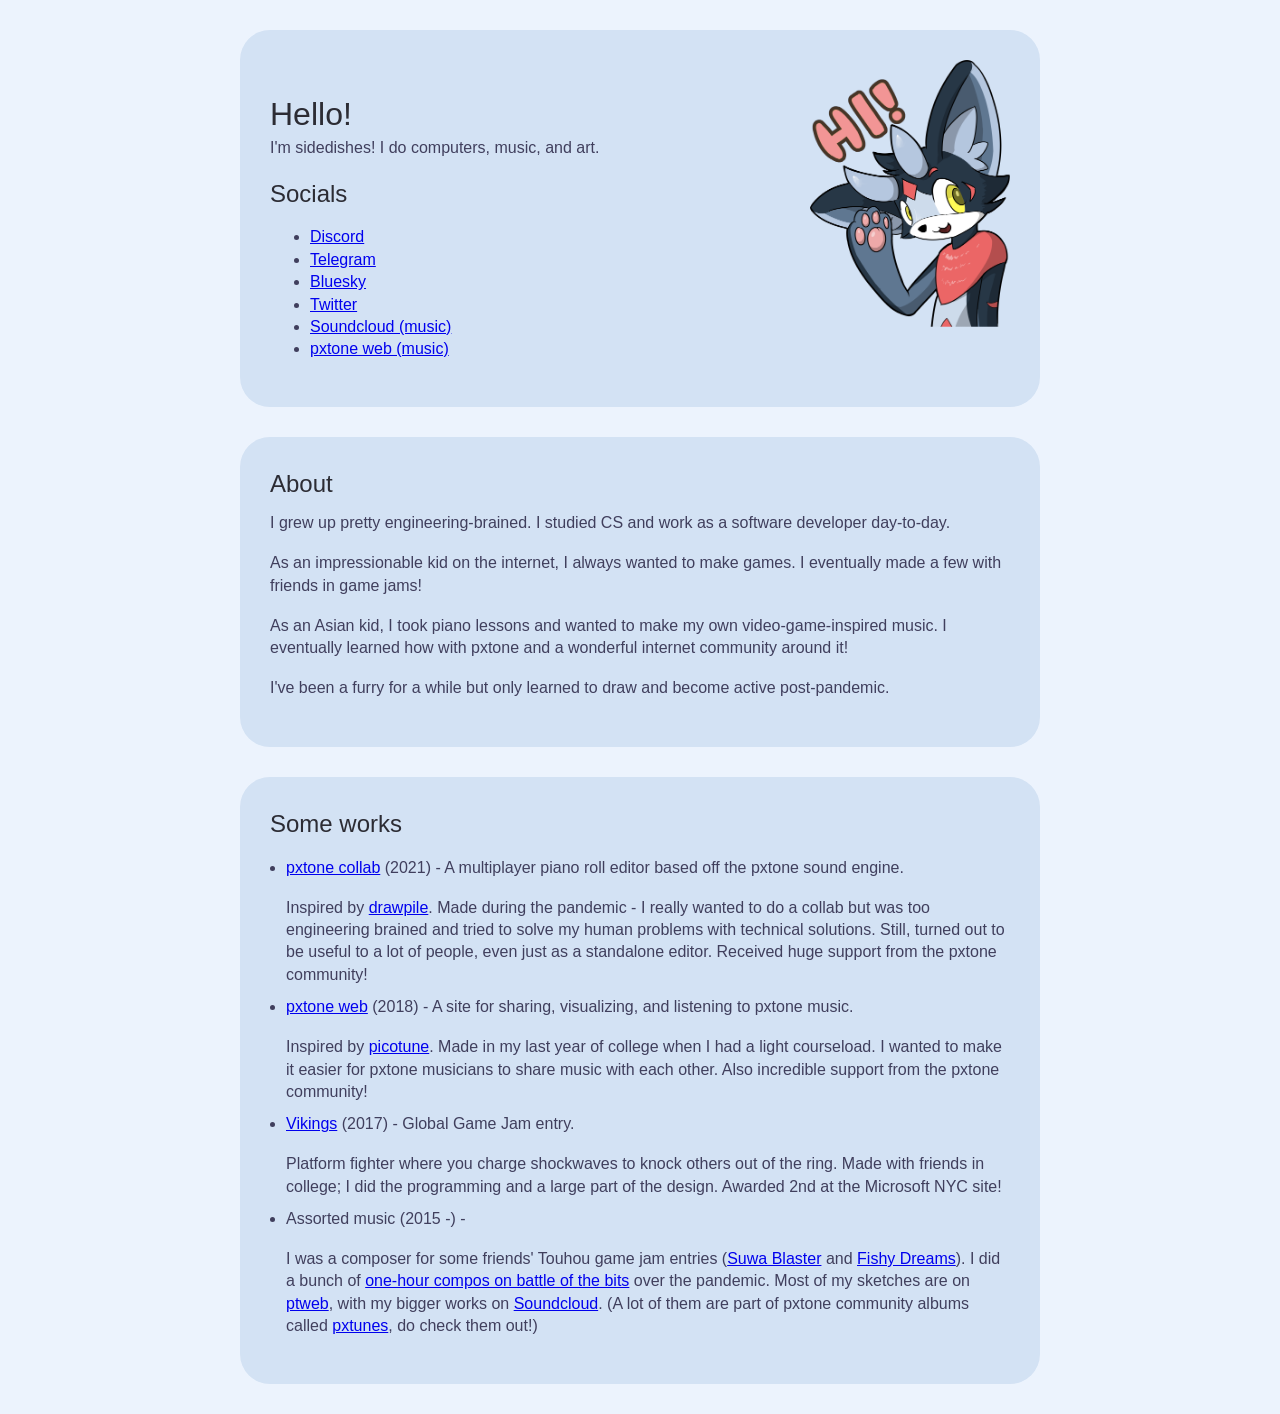
<file: index.html>
<!DOCTYPE html>
<html>

<head>
  <meta charset="UTF-8" />
  <link rel="stylesheet" href="reset.css">
  <link rel="stylesheet" href="index.css">
  <title>sidedishes' site</title>
</head>

<body>
  <div class="grail-side"></div>
  <div class="container">
    <div style="flex:1; min-width:200px">
      <h1>Hello!</h1>
      <p>I'm sidedishes! I do computers, music, and art. </p>

      <h2>Socials</h2>
      <ul>
        <li><a href="https://discord.com/users/sidedishes">Discord</a></li>
        <li><a href="https://t.me/sidedishf">Telegram</a></li>
        <li><a href="https://bsky.app/profile/sidedishes.bsky.social">Bluesky</a></li>
        <li><a href="https://twitter.com/sidedishf">Twitter</a></li>
        <li><a href="https://soundcloud.com/sidedishes">Soundcloud (music)</a></li>
        <li><a href="https://www.ptweb.me/profile/2">pxtone web (music)</a></li>
      </ul>
    </div>

    <img src="./sona.png" style="flex: 1 1; max-width:200px" />
  </div>

  <div class="container">
    <div>
      <h2>About</h2>
      <p>I grew up pretty engineering-brained. I studied CS and work as a software developer day-to-day.</p>

      <p>As an impressionable kid on the internet, I always wanted to make games.
        I eventually made a few with friends in game jams!
      </p>

      <p>As an Asian kid, I took piano lessons and wanted to make my own video-game-inspired music.
        I eventually learned how with pxtone and a wonderful internet community around it!
      </p>

      <p>I've been a furry for a while but only learned to draw and become active post-pandemic.
      </p>
    </div>
  </div>

  <div class="container">
    <div id="projects">
      <h2>Some works</h2>
      <ul>
        <li><p><a class="project-name" href="https://yuxshao.github.io/ptcollab/">pxtone collab</a> (2021) -
          A multiplayer piano roll editor based off the pxtone sound engine.</p>
          Inspired by <a href="https://drawpile.net/">drawpile</a>.
          Made during the pandemic - I really wanted to do a collab but was too engineering brained and tried to solve my human problems with technical solutions.
          Still, turned out to be useful to a lot of people, even just as a standalone editor.
          Received huge support from the pxtone community!
        </li>
        <li><p><a class="project-name" href="https://ptweb.me/">pxtone web</a> (2018) - A site for sharing, visualizing, and listening to pxtone music.</p>
          Inspired by <a href="http://picotune.me/">picotune</a>.
          Made in my last year of college when I had a light courseload.
          I wanted to make it easier for pxtone musicians to share music with each other.
          Also incredible support from the pxtone community!</li>
        <li><p><a class="project-name" href="https://v3.globalgamejam.org/2017/games/vikings">Vikings</a> (2017) - Global Game Jam entry.</p>
          Platform fighter where you charge shockwaves to knock others out of the ring.
          Made with friends in college; I did the programming and a large part of the design.
          Awarded 2nd at the Microsoft NYC site!</li>
          
        <li><p><span class="project-name">Assorted music</span> (2015 -) - </p>
          I was a composer for some friends' Touhou game jam entries (<a href="https://slascoplerd.itch.io/suwa-blaster">Suwa Blaster</a> and <a href="https://iced-lemon.itch.io/fishy-dreams">Fishy Dreams</a>).
          I did a bunch of <a href="https://battleofthebits.com/barracks/Profile/side/">one-hour compos on battle of the bits</a> over the pandemic.
          Most of my sketches are on <a href="https://www.ptweb.me/profile/2">ptweb</a>, with my bigger works on <a href="https://soundcloud.com/sidedishes/tracks">Soundcloud</a>. (A lot of them are part of pxtone community albums called <a href="https://pxtunes.bandcamp.com">pxtunes</a>, do check them out!)
        </li>
      </ul>
    </div>
  </div>
  <div class="grail-side"></div>
</body>

</html>
</file>
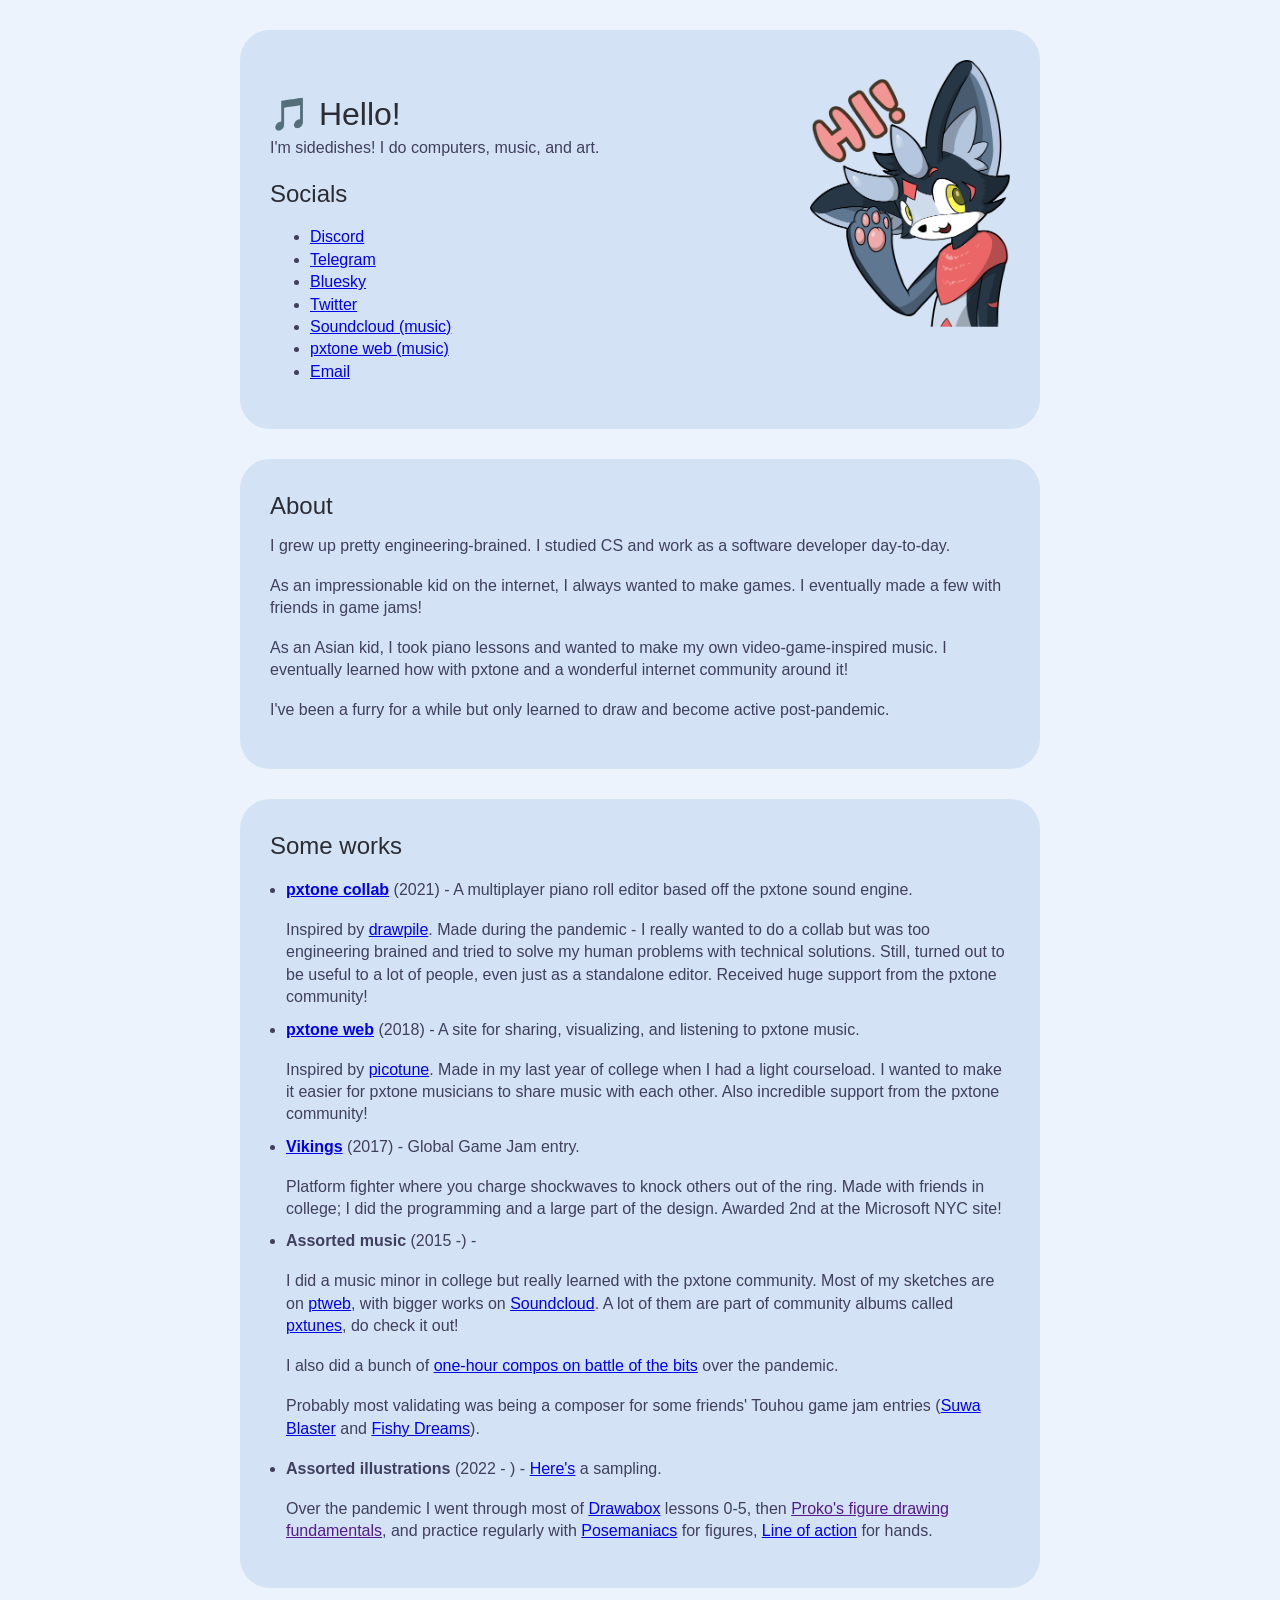
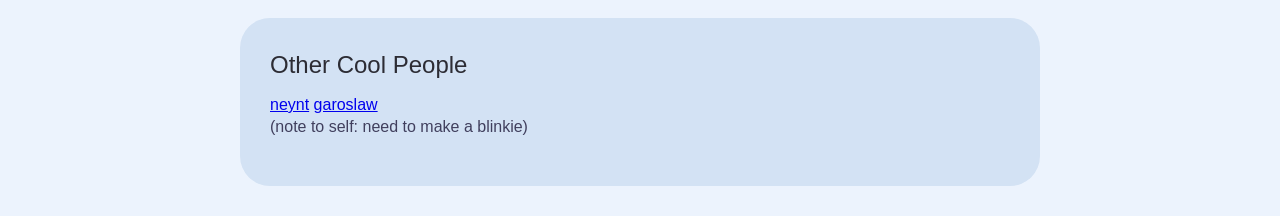
<file: docs/index.html>
<!DOCTYPE html>
<html>

<head>
  <meta charset="UTF-8" />
  <link rel="stylesheet" href="reset.css">
  <link rel="stylesheet" href="index.css">
  <meta name="viewport" content="width=device-width,initial-scale=1">
  <title>sidedishes' site</title>
</head>

<body>
  <div class="grail-side"></div>
  <div class="container">
    <div style="flex:1; min-width:200px">
      <h1>🎵 Hello!</h1>
      <p>I'm sidedishes! I do computers, music, and art. </p>

      <h2>Socials</h2>
      <ul>
        <li><a href="https://discord.com/users/sidedishes">Discord</a></li>
        <li><a href="https://t.me/sidedishf">Telegram</a></li>
        <li><a href="https://bsky.app/profile/sidedishes.bsky.social">Bluesky</a></li>
        <li><a href="https://twitter.com/sidedishf">Twitter</a></li>
        <li><a href="https://soundcloud.com/sidedishes">Soundcloud (music)</a></li>
        <li><a href="https://www.ptweb.me/profile/2">pxtone web (music)</a></li>
        <li>
          <script>document.write('<a href="mailto:'+'m'+'e'+'@'+'s'+'i'+'d'+'e'+'d'+'i'+'s'+'h'+'e'+'s'+'.'+'m'+'e'+'">Email</a>');</script>
        </li>
      </ul>
    </div>

    <img src="./img/sona-head.png" style="flex: 1 1; max-width:200px" />
  </div>

  <div class="container">
    <div>
      <h2>About</h2>
      <p>I grew up pretty engineering-brained. I studied CS and work as a software developer day-to-day.</p>

      <p>As an impressionable kid on the internet, I always wanted to make games.
        I eventually made a few with friends in game jams!
      </p>

      <p>As an Asian kid, I took piano lessons and wanted to make my own video-game-inspired music.
        I eventually learned how with pxtone and a wonderful internet community around it!
      </p>

      <p>I've been a furry for a while but only learned to draw and become active post-pandemic.
      </p>
    </div>
  </div>

  <div class="container">
    <div id="projects">
      <h2>Some works</h2>
      <ul>
        <li>
          <p><a class="project-name" href="https://yuxshao.github.io/ptcollab/">pxtone collab</a> (2021) -
            A multiplayer piano roll editor based off the pxtone sound engine.</p>
          Inspired by <a href="https://drawpile.net/">drawpile</a>.
          Made during the pandemic - I really wanted to do a collab but was too engineering brained and tried to solve
          my human problems with technical solutions.
          Still, turned out to be useful to a lot of people, even just as a standalone editor.
          Received huge support from the pxtone community!
        </li>
        <li>
          <p><a class="project-name" href="https://ptweb.me/">pxtone web</a> (2018) - A site for sharing, visualizing,
            and listening to pxtone music.</p>
          Inspired by <a href="http://picotune.me/">picotune</a>.
          Made in my last year of college when I had a light courseload.
          I wanted to make it easier for pxtone musicians to share music with each other.
          Also incredible support from the pxtone community!
        </li>
        <li>
          <p><a class="project-name" href="https://v3.globalgamejam.org/2017/games/vikings">Vikings</a> (2017) - Global
            Game Jam entry.</p>
          Platform fighter where you charge shockwaves to knock others out of the ring.
          Made with friends in college; I did the programming and a large part of the design.
          Awarded 2nd at the Microsoft NYC site!
        </li>

        <li>
          <p><span class="project-name">Assorted music</span> (2015 -) - </p>
          <p>I did a music minor in college but really learned with the pxtone community.
            Most of my sketches are on <a href="https://www.ptweb.me/profile/2">ptweb</a>, with bigger works on <a
              href="https://soundcloud.com/sidedishes/tracks">Soundcloud</a>.
            A lot of them are part of community albums called <a href="https://pxtunes.bandcamp.com">pxtunes</a>, do
            check it out!
          </p>
          <p>I also did a bunch of <a href="https://battleofthebits.com/barracks/Profile/side/">one-hour compos on
              battle
              of the bits</a> over the pandemic.</p>
          <p>Probably most validating was being a composer for some friends' Touhou game jam entries (<a
              href="https://slascoplerd.itch.io/suwa-blaster">Suwa Blaster</a> and <a
              href="https://iced-lemon.itch.io/fishy-dreams">Fishy Dreams</a>).</p>

        </li>

        <li>
          <p><span class="project-name">Assorted illustrations</span> (2022 - ) - <a
              href="https://bsky.app/profile/sidedishes.bsky.social/post/3lakkgg6tcc2o">Here's</a> a sampling.</p>

          Over the pandemic I went through most of <a href="https://drawabox.com/">Drawabox</a> lessons 0-5, then <a
            href="" https://www.proko.com/course/figure-drawing-fundamentals">Proko's figure drawing fundamentals</a>,
          and practice regularly with <a href="https://www.posemaniacs.com/">Posemaniacs</a> for figures, <a
            href="https://line-of-action.com/">Line of action</a> for hands.
        </li>
      </ul>
    </div>
  </div>

  <div class="container">
    <div style="width:100%">
      <h2>Other Cool People</h2>
      <a href="https://neynt.ca/">neynt</a>
      <a href="https://garotun.es/">garoslaw</a>
      <p>(note to self: need to make a blinkie)</p>
    </div>
  </div>


  <div class="grail-side"></div>
</body>

</html>
</file>
<file: index.css>
body {
    font-family:sans-serif;
    background-color:rgb(236, 243, 253);
    color:rgb(64, 63, 93)
}

.grail-side {
    flex: 0 1 300px;
}

.container {
    background-color:rgb(211, 226, 244);
    flex: 1 1;
    max-width:800px;
    margin:30px auto;
    padding:30px;
    border-radius:30px;
    display:flex;
    flex-wrap:wrap-reverse;
    justify-content: center;
    align-items:flex-end;
    gap:20px;
}

h1, h2, h3 {
    color:rgb(44, 44, 52)
}

h2 { margin-bottom: 0.5em; }
h1 { margin-top:1em; }

#projects ul { padding-inline-start: 1em;}
#projects li { margin: 10px 0; }
a { text-decoration:underline; }
a:hover { text-decoration:none; }
`.project-name {
font-weight:bold;
}
p {
    margin-bottom:1.1em;
}
</file>
<file: docs/index.css>
body {
    font-family:sans-serif;
    background-color:rgb(236, 243, 253);
    color:rgb(64, 63, 93)
}

.grail-side {
    flex: 0 1 300px;
}

.container {
    background-color:rgb(211, 226, 244);
    flex: 1 1;
    max-width:800px;
    margin:30px auto;
    padding:30px;
    border-radius:30px;
    display:flex;
    flex-wrap:wrap-reverse;
    justify-content: center;
    align-items:flex-end;
    gap:20px;
}

h1, h2, h3 {
    color:rgb(44, 44, 52)
}

h2 { margin-bottom: 0.5em; }
h1 { margin-top:1em; }

#projects ul { padding-inline-start: 1em;}
#projects li { margin: 10px 0; }
a { text-decoration:underline; }
a:hover { text-decoration:none; }
.project-name {
font-weight:bold;
}
p {
    margin-bottom:1.1em;
}
</file>
